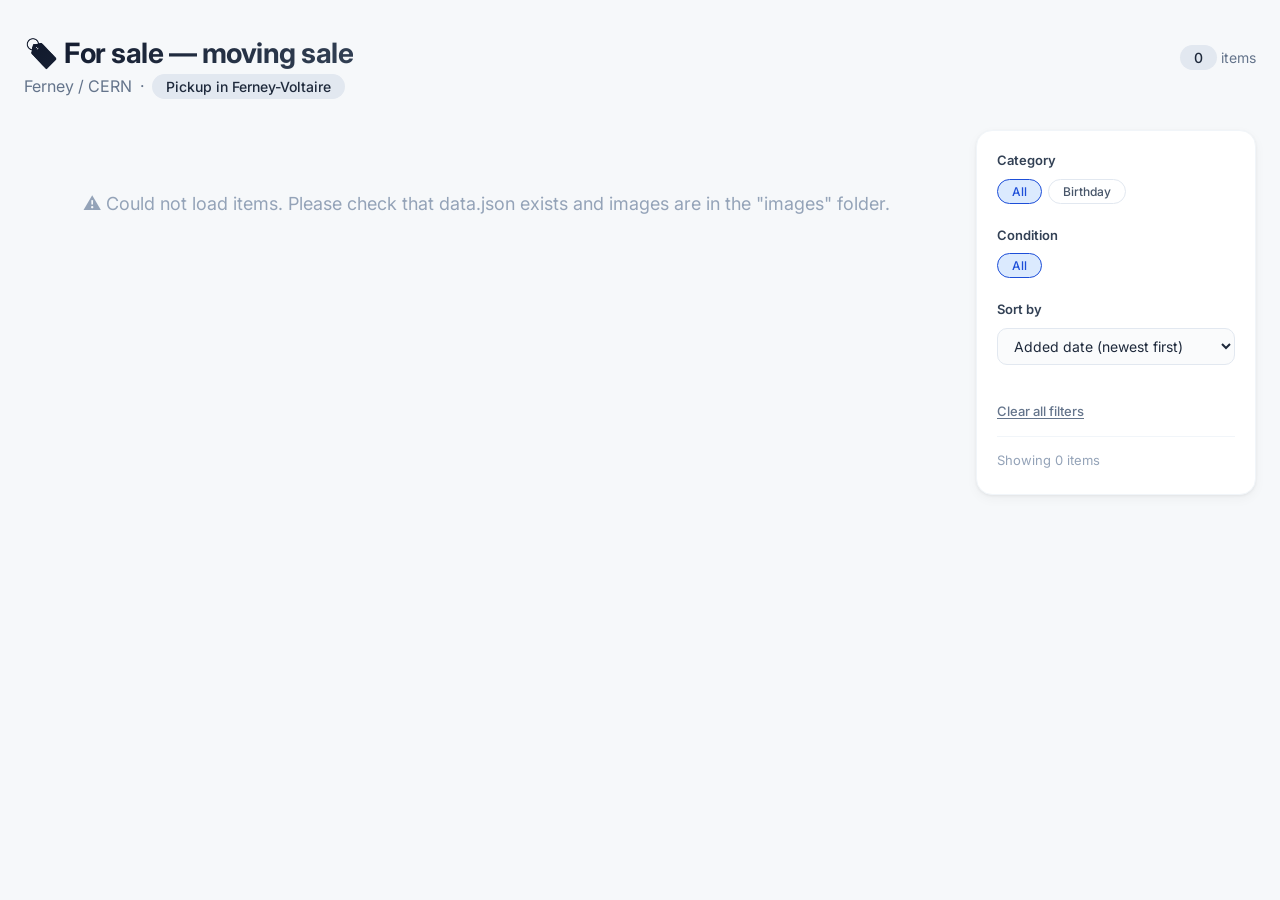
<file: index.html>
<!DOCTYPE html>
<html lang="en">
<head>
    <meta charset="UTF-8" />
    <meta name="viewport" content="width=device-width, initial-scale=1.0" />
    <title>Moving Sale — Ferney / CERN</title>

    <!-- Google Font -->
    <link rel="preconnect" href="https://fonts.googleapis.com" />
    <link rel="preconnect" href="https://fonts.gstatic.com" crossorigin />
    <link href="https://fonts.googleapis.com/css2?family=Inter:opsz,wght@14..32,400;14..32,500;14..32,600;14..32,700&display=swap" rel="stylesheet" />

    <!-- Styles -->
    <link rel="stylesheet" href="style.css" />
</head>
<body>

    <!-- HEADER -->
    <header class="page-header">
        <div>
            <h1>🏷️ For sale — moving sale</h1>
            <div class="subhead">
                Ferney / CERN &nbsp;·&nbsp; <span>Pickup in Ferney-Voltaire</span>
            </div>
        </div>
        <div class="subhead" style="font-size:14px;">
            <span id="totalCount">0</span> items
        </div>
    </header>

    <!-- MAIN APP -->
    <div class="app">

        <!-- ITEM GRID -->
        <section class="item-grid" id="itemGrid" role="list">
            <!-- rendered by JS -->
        </section>

        <!-- SIDEBAR -->
        <aside class="sidebar" role="complementary">

            <!-- Filter: Category (dynamically populated) -->
            <div class="filter-group">
                <span class="group-label">Category</span>
                <div class="filter-options" id="categoryFilters">
                    <!-- rendered by JS -->
                </div>
            </div>

            <!-- Filter: Condition (dynamically populated) -->
            <div class="filter-group">
                <span class="group-label">Condition</span>
                <div class="filter-options" id="conditionFilters">
                    <!-- rendered by JS -->
                </div>
            </div>

            <!-- Sort -->
            <div class="filter-group sort-group">
                <span class="group-label">Sort by</span>
                <select id="sortSelect">
                    <option value="date-desc">Added date (newest first)</option>
                    <option value="date-asc">Added date (oldest first)</option>
                    <option value="price-asc">Price (low → high)</option>
                    <option value="price-desc">Price (high → low)</option>
                    <option value="priority-desc">Priority (highest first)</option>
                </select>
            </div>

            <button class="clear-filters" id="clearFilters">Clear all filters</button>

            <div class="results-count" id="resultsCount">Showing 0 items</div>
        </aside>
    </div>

    <!-- MODAL -->
    <div class="modal-overlay" id="modalOverlay" role="dialog" aria-modal="true">
        <div class="modal">
            <button class="modal-close" id="modalClose" aria-label="Close details">✕</button>
            <div class="modal-content" id="modalContent">
                <!-- populated by JS -->
            </div>
        </div>
    </div>

    <!-- JavaScript -->
    <script src="app.js"></script>
</body>
</html>
</file>
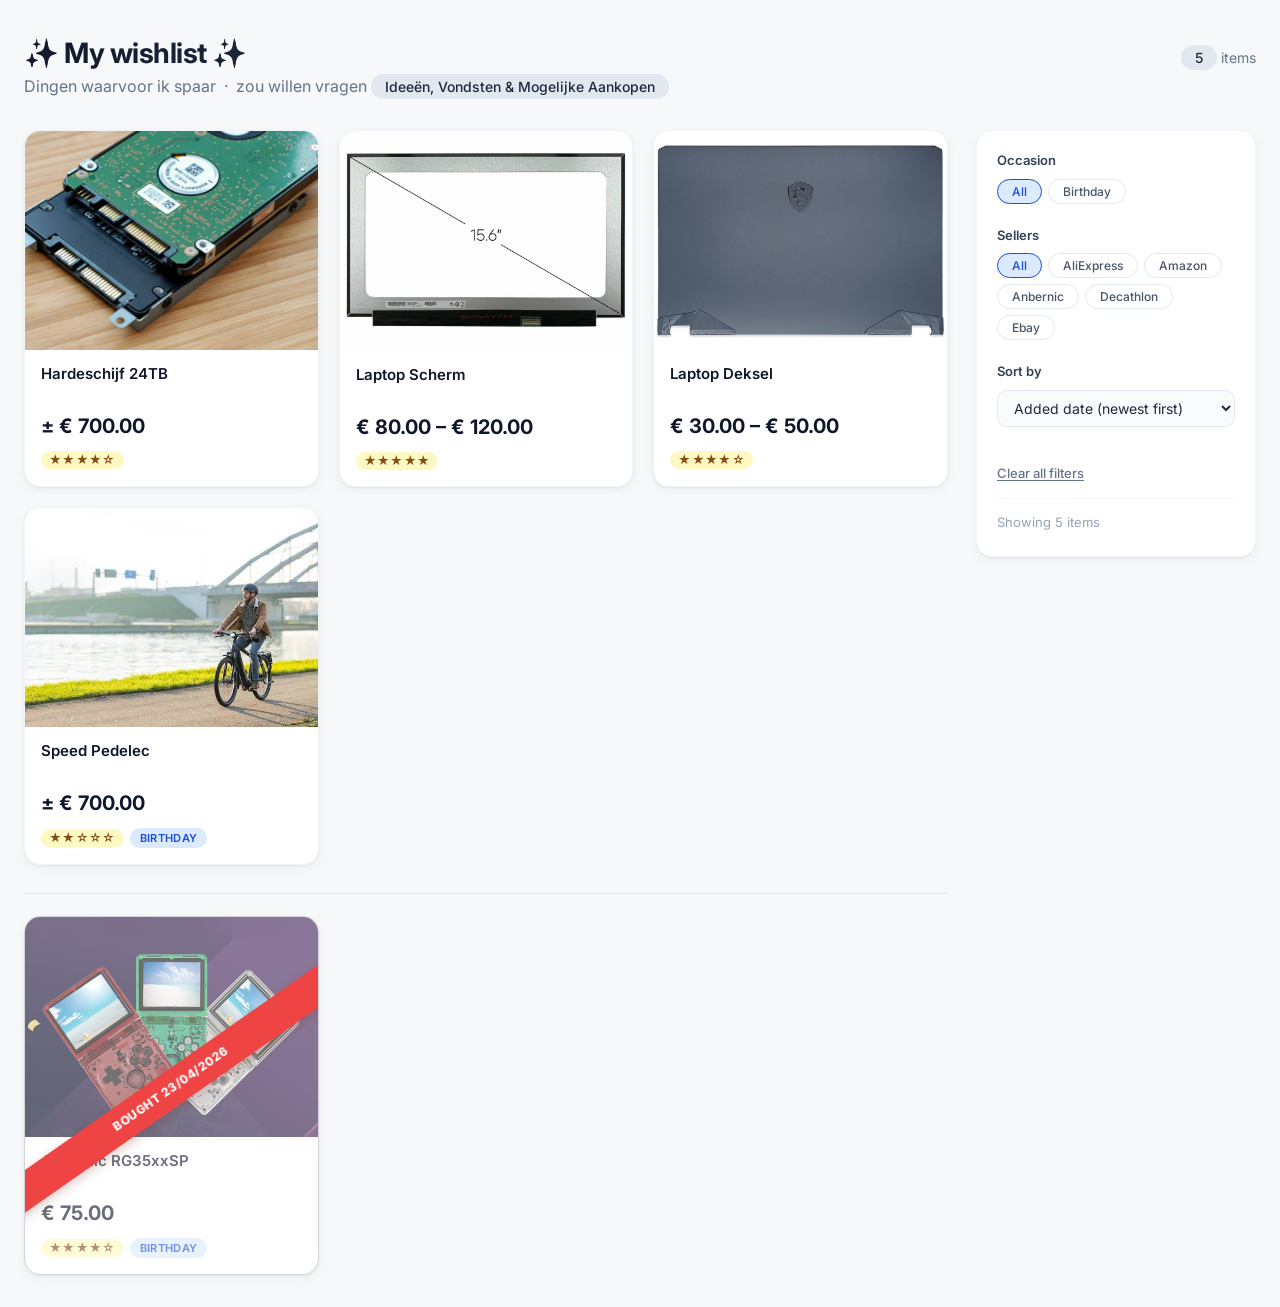
<file: 0.7.0 wishlist-category-link-update/index.html>
<!DOCTYPE html>
<html lang="en">
<head>
    <meta charset="UTF-8" />
    <meta name="viewport" content="width=device-width, initial-scale=1.0" />
    <title>My Wishlist</title>

    <!-- Google Font -->
    <link rel="preconnect" href="https://fonts.googleapis.com" />
    <link rel="preconnect" href="https://fonts.gstatic.com" crossorigin />
    <link href="https://fonts.googleapis.com/css2?family=Inter:opsz,wght@14..32,400;14..32,500;14..32,600;14..32,700&display=swap" rel="stylesheet" />

    <!-- Styles -->
    <link rel="stylesheet" href="style.css" />
</head>
<body>

    <!-- HEADER -->
    <header class="page-header">
        <div>
            <h1>✨ My wishlist ✨</h1>
            <div class="subhead">
                Dingen waarvoor ik spaar &nbsp;·&nbsp; zou willen vragen <span>Ideeën, Vondsten &amp; Mogelijke Aankopen</span>
            </div>
        </div>
        <div class="subhead" style="font-size:14px;">
            <span id="totalCount">0</span> items
        </div>
    </header>

    <!-- MAIN APP -->
    <div class="app">

        <!-- ITEM GRID -->
        <section class="item-grid" id="itemGrid" role="list">
            <!-- rendered by JS -->
        </section>

        <!-- SIDEBAR -->
        <aside class="sidebar" role="complementary">

            <!-- Filter: Occasion (dynamically populated) -->
            <div class="filter-group">
                <span class="group-label">Occasion</span>
                <div class="filter-options" id="categoryFilters">
                    <!-- rendered by JS -->
                </div>
            </div>

            <!-- Filter: Sellers (dynamically populated) -->
            <div class="filter-group">
                <span class="group-label">Sellers</span>
                <div class="filter-options" id="sellerFilters">
                    <!-- rendered by JS -->
                </div>
            </div>

            <!-- Sort -->
            <div class="filter-group sort-group">
                <span class="group-label">Sort by</span>
                <select id="sortSelect">
                    <option value="date-desc">Added date (newest first)</option>
                    <option value="date-asc">Added date (oldest first)</option>
                    <option value="price-asc">Price (low → high)</option>
                    <option value="price-desc">Price (high → low)</option>
                    <option value="priority-desc">Priority (highest first)</option>
                </select>
            </div>

            <button class="clear-filters" id="clearFilters">Clear all filters</button>

            <div class="results-count" id="resultsCount">Showing 0 items</div>
        </aside>
    </div>

    <!-- MODAL -->
    <div class="modal-overlay" id="modalOverlay" role="dialog" aria-modal="true">
        <div class="modal">
            <button class="modal-close" id="modalClose" aria-label="Close details">✕</button>
            <div class="modal-content" id="modalContent">
                <!-- populated by JS -->
            </div>
        </div>
    </div>

    <!-- JavaScript -->
    <script src="app.js"></script>
</body>
</html>
</file>
<file: style.css>
/* ----------------------------------------------
   style.css — moving sale catalog
   ---------------------------------------------- */

/* ----- reset & base ----- */
*,
*::before,
*::after {
    box-sizing: border-box;
    margin: 0;
    padding: 0;
}

body {
    font-family: 'Inter', -apple-system, BlinkMacSystemFont, 'Segoe UI', Roboto, sans-serif;
    background: #f6f8fa;
    color: #1e293b;
    padding: 32px 24px;
    line-height: 1.5;
}

/* ----- header ----- */
.page-header {
    max-width: 1400px;
    margin: 0 auto 32px auto;
    display: flex;
    flex-wrap: wrap;
    align-items: baseline;
    justify-content: space-between;
    gap: 12px;
}

.page-header h1 {
    font-size: 28px;
    font-weight: 700;
    letter-spacing: -0.5px;
    background: linear-gradient(135deg, #0f172a, #334155);
    -webkit-background-clip: text;
    -webkit-text-fill-color: transparent;
    background-clip: text;
}

.page-header .subhead {
    font-size: 16px;
    color: #64748b;
    font-weight: 400;
}

.page-header .subhead span {
    background: #e2e8f0;
    padding: 4px 14px;
    border-radius: 20px;
    font-size: 14px;
    font-weight: 500;
    color: #1e293b;
}

/* ----- main layout ----- */
.app {
    max-width: 1400px;
    margin: 0 auto;
    display: grid;
    grid-template-columns: 1fr 280px;
    gap: 28px;
    align-items: start;
}

/* ----- item grid ----- */
.item-grid {
    display: grid;
    grid-template-columns: repeat(auto-fill, minmax(220px, 1fr));
    gap: 20px;
}

/* ----- card ----- */
.item-card {
    background: #ffffff;
    border-radius: 16px;
    box-shadow: 0 1px 3px rgba(0, 0, 0, 0.06), 0 4px 12px rgba(0, 0, 0, 0.04);
    overflow: hidden;
    transition: transform 0.2s ease, box-shadow 0.2s ease, opacity 0.2s ease;
    cursor: pointer;
    display: flex;
    flex-direction: column;
    border: 1px solid #f1f5f9;
    position: relative;
}

.item-card:hover {
    transform: translateY(-4px);
    box-shadow: 0 8px 30px rgba(0, 0, 0, 0.08);
    border-color: #e2e8f0;
}

/* ----- bought state ----- */
.item-card.bought {
    opacity: 0.7;
    border-color: #d1d5db;
    filter: grayscale(0.3);
}

.item-card.bought:hover {
    transform: translateY(-2px);
    box-shadow: 0 4px 12px rgba(0, 0, 0, 0.06);
}

.item-card .bought-badge {
    position: absolute;
    top: 12px;
    right: 12px;
    background: #ef4444;
    color: #fff;
    font-size: 12px;
    font-weight: 700;
    text-transform: uppercase;
    letter-spacing: 0.04em;
    padding: 4px 12px;
    border-radius: 20px;
    box-shadow: 0 2px 8px rgba(239, 68, 68, 0.3);
    z-index: 2;
}

.item-card .card-image {
    width: 100%;
    aspect-ratio: 4 / 3;
    background: #f1f5f9;
    display: flex;
    align-items: center;
    justify-content: center;
    font-size: 48px;
    color: #94a3b8;
    overflow: hidden;
    position: relative;
}

.item-card .card-image img {
    width: 100%;
    height: 100%;
    object-fit: cover;
    display: block;
}

.item-card .card-body {
    padding: 14px 16px 16px 16px;
    flex: 1;
    display: flex;
    flex-direction: column;
    gap: 6px;
}

.item-card .card-title {
    font-size: 15px;
    font-weight: 600;
    line-height: 1.3;
    color: #0f172a;
    display: -webkit-box;
    -webkit-line-clamp: 2;
    -webkit-box-orient: vertical;
    overflow: hidden;
}

.item-card .card-price {
    font-size: 20px;
    font-weight: 700;
    color: #0f172a;
    margin-top: 2px;
}

.item-card .card-price small {
    font-size: 14px;
    font-weight: 400;
    color: #94a3b8;
}

.item-card .card-labels {
    display: flex;
    flex-wrap: wrap;
    gap: 6px;
    margin-top: 4px;
    align-items: center;
}

.item-card .card-labels .label {
    font-size: 11px;
    font-weight: 600;
    text-transform: uppercase;
    letter-spacing: 0.03em;
    padding: 2px 10px;
    border-radius: 20px;
    background: #f1f5f9;
    color: #475569;
}

.item-card .card-labels .label.category {
    background: #dbeafe;
    color: #1d4ed8;
}

.item-card .card-labels .label.condition-good {
    background: #dcfce7;
    color: #15803d;
}

.item-card .card-labels .label.condition-like-new {
    background: #dbeafe;
    color: #1d4ed8;
}

.item-card .card-labels .label.condition-fair {
    background: #fef3c7;
    color: #b45309;
}

.item-card .card-labels .label.priority {
    background: #fef9c3;
    color: #854d0e;
    font-size: 12px;
    padding: 0 8px;
    display: inline-flex;
    align-items: center;
    gap: 2px;
}

/* empty state */
.empty-state {
    grid-column: 1 / -1;
    text-align: center;
    padding: 60px 20px;
    color: #94a3b8;
    font-size: 18px;
}

/* ----- sidebar ----- */
.sidebar {
    background: #ffffff;
    border-radius: 16px;
    padding: 20px 20px 24px;
    box-shadow: 0 1px 3px rgba(0, 0, 0, 0.06), 0 4px 12px rgba(0, 0, 0, 0.04);
    border: 1px solid #f1f5f9;
    position: sticky;
    top: 24px;
}

.sidebar .filter-group {
    margin-bottom: 22px;
}

.sidebar .filter-group:last-child {
    margin-bottom: 0;
}

.sidebar .filter-group .group-label {
    font-size: 13px;
    font-weight: 600;
    color: #334155;
    margin-bottom: 8px;
    display: block;
}

.sidebar .filter-options {
    display: flex;
    flex-wrap: wrap;
    gap: 6px;
}

.sidebar .filter-options .filter-btn {
    font-size: 12px;
    font-weight: 500;
    padding: 4px 14px;
    border-radius: 20px;
    border: 1.5px solid #e2e8f0;
    background: transparent;
    color: #475569;
    cursor: pointer;
    transition: all 0.15s ease;
    font-family: 'Inter', sans-serif;
}

.sidebar .filter-options .filter-btn:hover {
    border-color: #94a3b8;
    background: #f8fafc;
}

.sidebar .filter-options .filter-btn.active {
    border-color: #1d4ed8;
    background: #dbeafe;
    color: #1d4ed8;
}

.sidebar .sort-group select {
    width: 100%;
    padding: 8px 12px;
    border-radius: 10px;
    border: 1.5px solid #e2e8f0;
    background: #fafbfc;
    font-family: 'Inter', sans-serif;
    font-size: 14px;
    color: #1e293b;
    outline: none;
    transition: border-color 0.15s ease;
    cursor: pointer;
    appearance: auto;
}

.sidebar .sort-group select:focus {
    border-color: #1d4ed8;
}

.sidebar .clear-filters {
    margin-top: 16px;
    font-size: 13px;
    font-weight: 500;
    color: #64748b;
    background: none;
    border: none;
    cursor: pointer;
    text-decoration: underline;
    text-underline-offset: 2px;
    font-family: 'Inter', sans-serif;
    transition: color 0.15s ease;
}

.sidebar .clear-filters:hover {
    color: #1e293b;
}

.sidebar .results-count {
    font-size: 13px;
    color: #94a3b8;
    margin-top: 14px;
    padding-top: 14px;
    border-top: 1px solid #f1f5f9;
}

/* ----- modal / detail view ----- */
.modal-overlay {
    position: fixed;
    inset: 0;
    background: rgba(15, 23, 42, 0.6);
    backdrop-filter: blur(4px);
    display: flex;
    align-items: center;
    justify-content: center;
    z-index: 1000;
    padding: 20px;
    opacity: 0;
    visibility: hidden;
    transition: opacity 0.25s ease, visibility 0.25s ease;
}

.modal-overlay.open {
    opacity: 1;
    visibility: visible;
}

.modal {
    background: #ffffff;
    border-radius: 24px;
    max-width: 720px;
    width: 100%;
    max-height: 90vh;
    overflow-y: auto;
    padding: 0;
    box-shadow: 0 25px 60px rgba(0, 0, 0, 0.25);
    transform: scale(0.96) translateY(12px);
    transition: transform 0.25s ease;
}

.modal-overlay.open .modal {
    transform: scale(1) translateY(0);
}

.modal .modal-close {
    position: sticky;
    top: 12px;
    right: 12px;
    float: right;
    background: rgba(255, 255, 255, 0.9);
    backdrop-filter: blur(4px);
    border: none;
    width: 40px;
    height: 40px;
    border-radius: 50%;
    font-size: 22px;
    cursor: pointer;
    color: #1e293b;
    display: flex;
    align-items: center;
    justify-content: center;
    box-shadow: 0 2px 8px rgba(0, 0, 0, 0.08);
    margin: 12px 12px 0 0;
    transition: background 0.15s ease;
    z-index: 10;
    font-family: 'Inter', sans-serif;
}

.modal .modal-close:hover {
    background: #f1f5f9;
}

.modal .modal-content {
    padding: 0 28px 32px 28px;
}

.modal .modal-gallery {
    margin: 0 -28px 20px -28px;
    padding: 0 28px;
}

.modal .modal-gallery .main-image {
    width: 100%;
    aspect-ratio: 16 / 10;
    background: #f1f5f9;
    border-radius: 0 0 12px 12px;
    overflow: hidden;
    display: flex;
    align-items: center;
    justify-content: center;
}

.modal .modal-gallery .main-image img {
    width: 100%;
    height: 100%;
    object-fit: cover;
    display: block;
}

.modal .modal-gallery .thumbnails {
    display: flex;
    gap: 10px;
    margin-top: 14px;
    flex-wrap: wrap;
}

.modal .modal-gallery .thumbnails .thumb {
    width: 72px;
    height: 54px;
    border-radius: 8px;
    overflow: hidden;
    cursor: pointer;
    border: 2px solid transparent;
    transition: border-color 0.15s ease, opacity 0.15s ease;
    opacity: 0.6;
    background: #f1f5f9;
    flex-shrink: 0;
}

.modal .modal-gallery .thumbnails .thumb:hover {
    opacity: 0.9;
}

.modal .modal-gallery .thumbnails .thumb.active {
    border-color: #1d4ed8;
    opacity: 1;
}

.modal .modal-gallery .thumbnails .thumb img {
    width: 100%;
    height: 100%;
    object-fit: cover;
    display: block;
}

.modal .modal-title {
    font-size: 24px;
    font-weight: 700;
    color: #0f172a;
    margin-bottom: 6px;
    line-height: 1.2;
}

.modal .modal-price {
    font-size: 28px;
    font-weight: 700;
    color: #0f172a;
    margin-bottom: 8px;
}

.modal .modal-price small {
    font-size: 16px;
    font-weight: 400;
    color: #94a3b8;
}

.modal .modal-meta {
    display: flex;
    flex-wrap: wrap;
    gap: 8px;
    margin-bottom: 16px;
}

.modal .modal-meta .label {
    font-size: 12px;
    font-weight: 600;
    text-transform: uppercase;
    letter-spacing: 0.03em;
    padding: 3px 14px;
    border-radius: 20px;
    background: #f1f5f9;
    color: #475569;
}

.modal .modal-meta .label.category {
    background: #dbeafe;
    color: #1d4ed8;
}

.modal .modal-meta .label.condition-good {
    background: #dcfce7;
    color: #15803d;
}

.modal .modal-meta .label.condition-like-new {
    background: #dbeafe;
    color: #1d4ed8;
}

.modal .modal-meta .label.condition-fair {
    background: #fef3c7;
    color: #b45309;
}

.modal .modal-meta .label.priority {
    background: #fef9c3;
    color: #854d0e;
}

.modal .modal-meta .label.bought-status {
    background: #fee2e2;
    color: #b91c1c;
    text-transform: uppercase;
    font-weight: 700;
}

.modal .modal-description {
    font-size: 15px;
    color: #334155;
    line-height: 1.7;
    margin-bottom: 18px;
    padding: 16px 20px;
    background: #f8fafc;
    border-radius: 12px;
    border-left: 3px solid #dbeafe;
}

/* Style links within description */
.modal .modal-description a {
    color: #1d4ed8;
    text-decoration: underline;
    text-underline-offset: 2px;
    font-weight: 500;
}
.modal .modal-description a:hover {
    color: #1e40af;
}

/* ----- legacy product link (kept for backwards compatibility) ----- */
.modal .modal-link {
    margin-top: 4px;
}

.modal .modal-link a {
    display: inline-flex;
    align-items: center;
    gap: 6px;
    font-size: 15px;
    font-weight: 500;
    color: #1d4ed8;
    text-decoration: none;
    padding: 8px 20px;
    border-radius: 10px;
    background: #eff6ff;
    transition: background 0.15s ease, color 0.15s ease;
}

.modal .modal-link a:hover {
    background: #dbeafe;
    color: #1e40af;
}

.modal .modal-link a svg {
    width: 18px;
    height: 18px;
}

/* ----- responsive ----- */
@media (max-width: 1024px) {
    .app {
        grid-template-columns: 1fr 240px;
        gap: 20px;
    }
}

@media (max-width: 820px) {
    .app {
        grid-template-columns: 1fr;
        gap: 24px;
    }

    .sidebar {
        position: static;
        display: grid;
        grid-template-columns: 1fr 1fr;
        gap: 16px 24px;
        padding: 16px 20px;
    }

    .sidebar .filter-group {
        margin-bottom: 0;
    }

    .sidebar .clear-filters {
        margin-top: 0;
        padding-top: 0;
        border: none;
        align-self: center;
    }

    .sidebar .results-count {
        margin-top: 0;
        padding-top: 0;
        border: none;
        align-self: center;
        text-align: right;
    }

    .item-grid {
        grid-template-columns: repeat(auto-fill, minmax(180px, 1fr));
        gap: 16px;
    }
}

@media (max-width: 500px) {
    body {
        padding: 16px 12px;
    }

    .page-header h1 {
        font-size: 22px;
    }

    .page-header .subhead {
        font-size: 14px;
    }

    .sidebar {
        grid-template-columns: 1fr;
        gap: 12px;
    }

    .sidebar .results-count {
        text-align: left;
    }

    .item-grid {
        grid-template-columns: 1fr 1fr;
        gap: 12px;
    }

    .item-card .card-body {
        padding: 10px 12px 12px;
    }

    .item-card .card-title {
        font-size: 13px;
    }

    .item-card .card-price {
        font-size: 17px;
    }

    .modal .modal-content {
        padding: 0 16px 24px 16px;
    }

    .modal .modal-gallery {
        margin: 0 -16px 16px -16px;
        padding: 0 16px;
    }

    .modal .modal-title {
        font-size: 20px;
    }
}

/* scrollbar styling */
.modal::-webkit-scrollbar {
    width: 6px;
}

.modal::-webkit-scrollbar-track {
    background: transparent;
}

.modal::-webkit-scrollbar-thumb {
    background: #cbd5e1;
    border-radius: 8px;
}

.modal::-webkit-scrollbar-thumb:hover {
    background: #94a3b8;
}
</file>
<file: 0.7.0 wishlist-category-link-update/style.css>
/* ----------------------------------------------
   style.css — wishlist catalog
   ---------------------------------------------- */

/* ----- reset & base ----- */
*,
*::before,
*::after {
    box-sizing: border-box;
    margin: 0;
    padding: 0;
}

body {
    font-family: 'Inter', -apple-system, BlinkMacSystemFont, 'Segoe UI', Roboto, sans-serif;
    background: #f6f8fa;
    color: #1e293b;
    padding: 32px 24px;
    line-height: 1.5;
}

/* ----- header ----- */
.page-header {
    max-width: 1400px;
    margin: 0 auto 32px auto;
    display: flex;
    flex-wrap: wrap;
    align-items: baseline;
    justify-content: space-between;
    gap: 12px;
}

.page-header h1 {
    font-size: 28px;
    font-weight: 700;
    letter-spacing: -0.5px;
    background: linear-gradient(135deg, #0f172a, #334155);
    -webkit-background-clip: text;
    -webkit-text-fill-color: transparent;
    background-clip: text;
}

.page-header .subhead {
    font-size: 16px;
    color: #64748b;
    font-weight: 400;
}

.page-header .subhead span {
    background: #e2e8f0;
    padding: 4px 14px;
    border-radius: 20px;
    font-size: 14px;
    font-weight: 500;
    color: #1e293b;
}

/* ----- main layout ----- */
.app {
    max-width: 1400px;
    margin: 0 auto;
    display: grid;
    grid-template-columns: 1fr 280px;
    gap: 28px;
    align-items: start;
}

/* ----- item grid ----- */
.item-grid {
    display: grid;
    grid-template-columns: repeat(auto-fill, minmax(220px, 1fr));
    gap: 20px;
}

.bought-row-break {
    grid-column: 1 / -1;
    height: 1px;
    margin: 8px 0 2px;
    background: #e2e8f0;
}

/* ----- card ----- */
.item-card {
    background: #ffffff;
    border-radius: 16px;
    box-shadow: 0 1px 3px rgba(0, 0, 0, 0.06), 0 4px 12px rgba(0, 0, 0, 0.04);
    overflow: hidden;
    transition: transform 0.2s ease, box-shadow 0.2s ease, opacity 0.2s ease;
    cursor: pointer;
    display: flex;
    flex-direction: column;
    border: 1px solid #f1f5f9;
    position: relative;
}

.item-card:hover {
    transform: translateY(-4px);
    box-shadow: 0 8px 30px rgba(0, 0, 0, 0.08);
    border-color: #e2e8f0;
}

.item-card.bought {
    opacity: 1;
    border-color: #d1d5db;
}

.item-card.bought .card-image {
    filter: grayscale(0.4);
    opacity: 0.62;
}

.item-card.bought .card-title,
.item-card.bought .card-price,
.item-card.bought .card-labels {
    opacity: 0.62;
}

.item-card.bought:hover {
    transform: translateY(-2px);
    box-shadow: 0 4px 12px rgba(0, 0, 0, 0.06);
}

.item-card .bought-ribbon {
    position: absolute;
    top: 48%;
    left: 50%;
    width: 190%;
    padding: 9px 0;
    background: #ef4444;
    color: #fff;
    text-align: center;
    transform: translate(-50%, -50%) rotate(-35deg);
    transform-origin: center;
    box-shadow: 0 3px 10px rgba(127, 29, 29, 0.24);
    z-index: 3;
    pointer-events: none;
}

.item-card .bought-ribbon span {
    display: block;
    width: 100%;
    padding: 0 20px;
    font-size: 12px;
    font-weight: 800;
    text-transform: uppercase;
    letter-spacing: 0.04em;
    white-space: nowrap;
    line-height: 1.4;
}

.item-card .card-image {
    width: 100%;
    aspect-ratio: 4 / 3;
    background: #f1f5f9;
    display: flex;
    align-items: center;
    justify-content: center;
    font-size: 48px;
    color: #94a3b8;
    overflow: hidden;
    position: relative;
}

.item-card .card-image img {
    width: 100%;
    height: 100%;
    object-fit: cover;
    display: block;
}

.item-card .card-body {
    padding: 14px 16px 16px 16px;
    flex: 1;
    display: flex;
    flex-direction: column;
    gap: 6px;
}

.item-card .card-title {
    font-size: 15px;
    font-weight: 600;
    line-height: 1.3;
    color: #0f172a;

    display: -webkit-box;
    -webkit-line-clamp: 2;
    -webkit-box-orient: vertical;
    overflow: hidden;

    /* Reserve space for two lines */
    min-height: 39px;   /* 2 lines × 15px × 1.3 line-height */
}

.item-card .card-price {
    white-space: nowrap;
    overflow: hidden;
    text-overflow: ellipsis;
    font-size: 20px;
    font-weight: 700;
    color: #0f172a;
    margin-top: 2px;
}

.item-card .card-price small {
    white-space: nowrap;
    overflow: hidden;
    text-overflow: ellipsis;
    font-size: 14px;
    font-weight: 400;
    color: #94a3b8;
}

.item-card .card-labels {
    display: flex;
    flex-wrap: wrap;
    gap: 6px;
    margin-top: 4px;
    align-items: center;
}

.item-card .card-labels .label {
    font-size: 11px;
    font-weight: 600;
    text-transform: uppercase;
    letter-spacing: 0.03em;
    padding: 2px 10px;
    border-radius: 20px;
    background: #f1f5f9;
    color: #475569;
}

.item-card .card-labels .label.category {
    background: #dbeafe;
    color: #1d4ed8;
}

.item-card .card-labels .label.seller {
    background: #f3e8ff;
    color: #7e22ce;
}

.item-card .card-labels .label.priority {
    background: #fef9c3;
    color: #854d0e;
    font-size: 12px;
    padding: 0 8px;
    display: inline-flex;
    align-items: center;
    gap: 2px;
}

.empty-state {
    grid-column: 1 / -1;
    text-align: center;
    padding: 60px 20px;
    color: #94a3b8;
    font-size: 18px;
}

/* ----- sidebar ----- */
.sidebar {
    background: #ffffff;
    border-radius: 16px;
    padding: 20px 20px 24px;
    box-shadow: 0 1px 3px rgba(0, 0, 0, 0.06), 0 4px 12px rgba(0, 0, 0, 0.04);
    border: 1px solid #f1f5f9;
    position: sticky;
    top: 24px;
}

.sidebar .filter-group {
    margin-bottom: 22px;
}

.sidebar .filter-group:last-child {
    margin-bottom: 0;
}

.sidebar .filter-group .group-label {
    font-size: 13px;
    font-weight: 600;
    color: #334155;
    margin-bottom: 8px;
    display: block;
}

.sidebar .filter-options {
    display: flex;
    flex-wrap: wrap;
    gap: 6px;
}

.sidebar .filter-options .filter-btn {
    font-size: 12px;
    font-weight: 500;
    padding: 4px 14px;
    border-radius: 20px;
    border: 1.5px solid #e2e8f0;
    background: transparent;
    color: #475569;
    cursor: pointer;
    transition: all 0.15s ease;
    font-family: 'Inter', sans-serif;
}

.sidebar .filter-options .filter-btn:hover {
    border-color: #94a3b8;
    background: #f8fafc;
}

.sidebar .filter-options .filter-btn.active {
    border-color: #1d4ed8;
    background: #dbeafe;
    color: #1d4ed8;
}

.sidebar .sort-group select {
    width: 100%;
    padding: 8px 12px;
    border-radius: 10px;
    border: 1.5px solid #e2e8f0;
    background: #fafbfc;
    font-family: 'Inter', sans-serif;
    font-size: 14px;
    color: #1e293b;
    outline: none;
    transition: border-color 0.15s ease;
    cursor: pointer;
    appearance: auto;
}

.sidebar .sort-group select:focus {
    border-color: #1d4ed8;
}

.sidebar .clear-filters {
    margin-top: 16px;
    font-size: 13px;
    font-weight: 500;
    color: #64748b;
    background: none;
    border: none;
    cursor: pointer;
    text-decoration: underline;
    text-underline-offset: 2px;
    font-family: 'Inter', sans-serif;
    transition: color 0.15s ease;
}

.sidebar .clear-filters:hover {
    color: #1e293b;
}

.sidebar .results-count {
    font-size: 13px;
    color: #94a3b8;
    margin-top: 14px;
    padding-top: 14px;
    border-top: 1px solid #f1f5f9;
}

/* ----- modal / detail view ----- */
.modal-overlay {
    position: fixed;
    inset: 0;
    background: rgba(15, 23, 42, 0.6);
    backdrop-filter: blur(4px);
    display: flex;
    align-items: center;
    justify-content: center;
    z-index: 1000;
    padding: 20px;
    opacity: 0;
    visibility: hidden;
    transition: opacity 0.25s ease, visibility 0.25s ease;
}

.modal-overlay.open {
    opacity: 1;
    visibility: visible;
}

.modal {
    background: #ffffff;
    border-radius: 24px;
    max-width: 720px;
    width: 100%;
    max-height: 90vh;
    overflow-y: auto;
    padding: 0;
    box-shadow: 0 25px 60px rgba(0, 0, 0, 0.25);
    transform: scale(0.96) translateY(12px);
    transition: transform 0.25s ease;
}

.modal-overlay.open .modal {
    transform: scale(1) translateY(0);
}

.modal .modal-close {
    position: sticky;
    top: 12px;
    right: 12px;
    float: right;
    background: rgba(255, 255, 255, 0.9);
    backdrop-filter: blur(4px);
    border: none;
    width: 40px;
    height: 40px;
    border-radius: 50%;
    font-size: 22px;
    cursor: pointer;
    color: #1e293b;
    display: flex;
    align-items: center;
    justify-content: center;
    box-shadow: 0 2px 8px rgba(0, 0, 0, 0.08);
    margin: 12px 12px 0 0;
    transition: background 0.15s ease;
    z-index: 10;
    font-family: 'Inter', sans-serif;
}

.modal .modal-close:hover {
    background: #f1f5f9;
}

.modal .modal-content {
    padding: 0 28px 32px 28px;
}

.modal .modal-gallery {
    margin: 0 -28px 20px -28px;
    padding: 0 28px;
}

.modal .modal-gallery .main-image {
    width: 100%;
    aspect-ratio: 16 / 10;
    background: #f1f5f9;
    border-radius: 0 0 12px 12px;
    overflow: hidden;
    display: flex;
    align-items: center;
    justify-content: center;
}

.modal .modal-gallery .main-image img {
    width: 100%;
    height: 100%;
    object-fit: cover;
    display: block;
}

.modal .modal-gallery .thumbnails {
    display: flex;
    gap: 10px;
    margin-top: 14px;
    flex-wrap: wrap;
}

.modal .modal-gallery .thumbnails .thumb {
    width: 72px;
    height: 54px;
    border-radius: 8px;
    overflow: hidden;
    cursor: pointer;
    border: 2px solid transparent;
    transition: border-color 0.15s ease, opacity 0.15s ease;
    opacity: 0.6;
    background: #f1f5f9;
    flex-shrink: 0;
}

.modal .modal-gallery .thumbnails .thumb:hover {
    opacity: 0.9;
}

.modal .modal-gallery .thumbnails .thumb.active {
    border-color: #1d4ed8;
    opacity: 1;
}

.modal .modal-gallery .thumbnails .thumb img {
    width: 100%;
    height: 100%;
    object-fit: cover;
    display: block;
}

.modal .modal-title {
    font-size: 24px;
    font-weight: 700;
    color: #0f172a;
    margin-bottom: 6px;
    line-height: 1.2;
}

.modal .modal-price {
    white-space: nowrap;
    font-size: 28px;
    font-weight: 700;
    color: #0f172a;
    margin-bottom: 8px;
}

.modal .modal-price small {
    white-space: nowrap;
    font-size: 16px;
    font-weight: 400;
    color: #94a3b8;
}

.modal .modal-meta {
    display: flex;
    flex-wrap: wrap;
    gap: 8px;
    margin-bottom: 16px;
}

.modal .modal-meta .label {
    font-size: 12px;
    font-weight: 600;
    text-transform: uppercase;
    letter-spacing: 0.03em;
    padding: 3px 14px;
    border-radius: 20px;
    background: #f1f5f9;
    color: #475569;
}

.modal .modal-meta .label.category {
    background: #dbeafe;
    color: #1d4ed8;
}

.modal .modal-meta .label.priority {
    background: #fef9c3;
    color: #854d0e;
}

.modal .modal-meta .label.bought-status {
    background: #fee2e2;
    color: #b91c1c;
    text-transform: none;
    font-weight: 700;
}

.modal .modal-description {
    font-size: 15px;
    color: #334155;
    line-height: 1.7;
    margin-bottom: 18px;
    padding: 16px 20px;
    background: #f8fafc;
    border-radius: 12px;
    border-left: 3px solid #dbeafe;
}

.modal .modal-description a {
    color: #1d4ed8;
    text-decoration: underline;
    text-underline-offset: 2px;
    font-weight: 500;
}
.modal .modal-description a:hover {
    color: #1e40af;
}

/* NEW: flexible links container */
.modal .modal-links {
    display: flex;
    flex-wrap: wrap;
    gap: 10px;
    margin-top: 4px;
}

.modal .modal-links a {
    display: inline-flex;
    align-items: center;
    gap: 6px;
    font-size: 15px;
    font-weight: 500;
    color: #1d4ed8;
    text-decoration: none;
    padding: 8px 20px;
    border-radius: 10px;
    background: #eff6ff;
    transition: background 0.15s ease, color 0.15s ease;
}

.modal .modal-links a:hover {
    background: #dbeafe;
    color: #1e40af;
}

.modal .modal-links a svg {
    width: 18px;
    height: 18px;
}

/* ----- responsive ----- */
@media (max-width: 1024px) {
    .app {
        grid-template-columns: 1fr 240px;
        gap: 20px;
    }
}

@media (max-width: 820px) {
    .app {
        grid-template-columns: 1fr;
        gap: 24px;
    }

    .sidebar {
        position: static;
        order: -1;
        display: grid;
        grid-template-columns: 1fr 1fr;
        gap: 16px 24px;
        padding: 16px 20px;
    }

    .sidebar .filter-group {
        margin-bottom: 0;
    }

    .sidebar .clear-filters {
        margin-top: 0;
        padding-top: 0;
        border: none;
        align-self: center;
    }

    .sidebar .results-count {
        margin-top: 0;
        padding-top: 0;
        border: none;
        align-self: center;
        text-align: right;
    }

    .item-grid {
        grid-template-columns: repeat(auto-fill, minmax(180px, 1fr));
        gap: 16px;
    }
}

@media (max-width: 500px) {
    body {
        padding: 16px 12px;
    }

    .page-header h1 {
        font-size: 22px;
    }

    .page-header .subhead {
        font-size: 14px;
    }

    .sidebar {
        grid-template-columns: 1fr;
        gap: 12px;
    }

    .sidebar .results-count {
        text-align: left;
    }

    .item-grid {
        grid-template-columns: 1fr 1fr;
        gap: 12px;
    }

    .item-card .card-body {
        padding: 10px 12px 12px;
    }

        .item-card .card-title {
        font-size: 13px;
        min-height: 34px;   /* 2 lines × 13px × 1.3 line-height */
    }

    .item-card .card-price {
        font-size: 17px;
    }

    .item-card .bought-ribbon {
        width: 210%;
        top: 47%;
    }

    .item-card .bought-ribbon span {
        font-size: 10.5px;
        letter-spacing: 0.035em;
        padding: 0 16px;
    }

    .modal .modal-content {
        padding: 0 16px 24px 16px;
    }

    .modal .modal-gallery {
        margin: 0 -16px 16px -16px;
        padding: 0 16px;
    }

    .modal .modal-title {
        font-size: 20px;
    }
}

/* scrollbar styling */
.modal::-webkit-scrollbar {
    width: 6px;
}

.modal::-webkit-scrollbar-track {
    background: transparent;
}

.modal::-webkit-scrollbar-thumb {
    background: #cbd5e1;
    border-radius: 8px;
}

.modal::-webkit-scrollbar-thumb:hover {
    background: #94a3b8;
}
</file>
